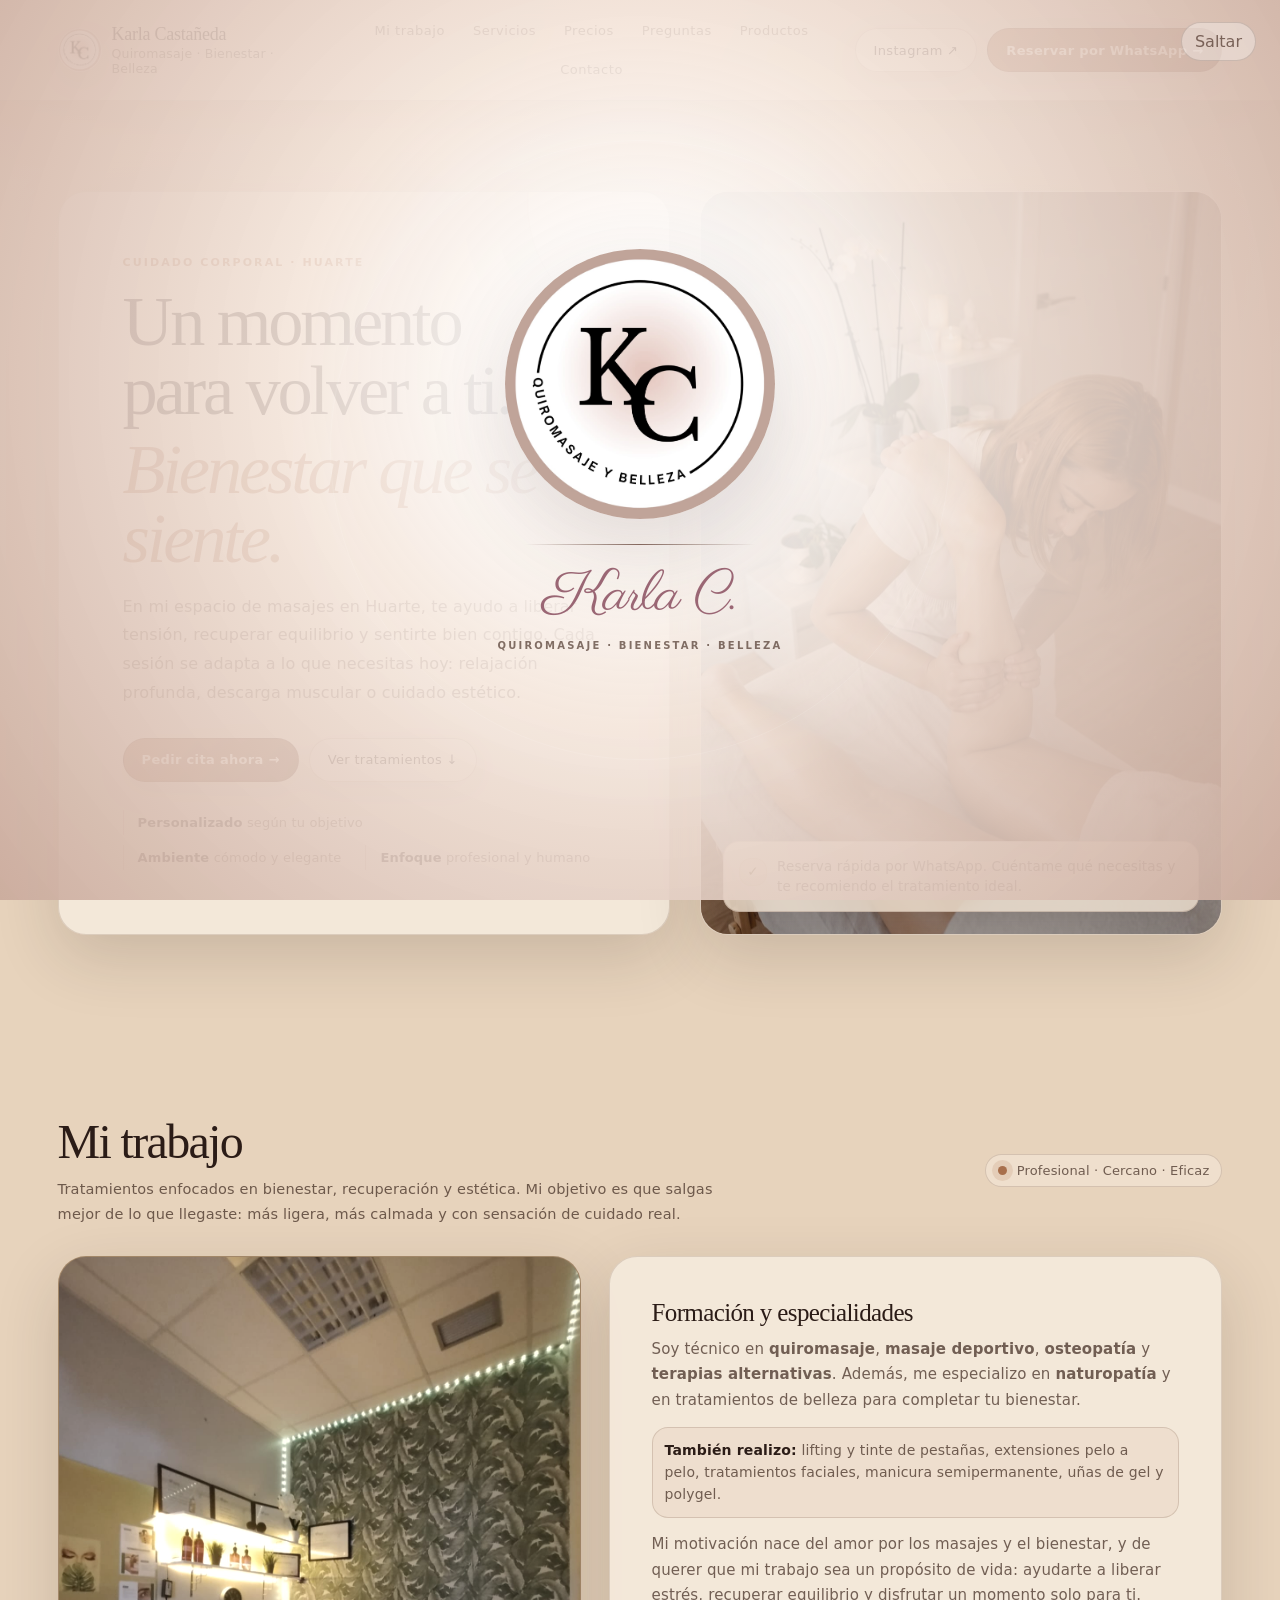
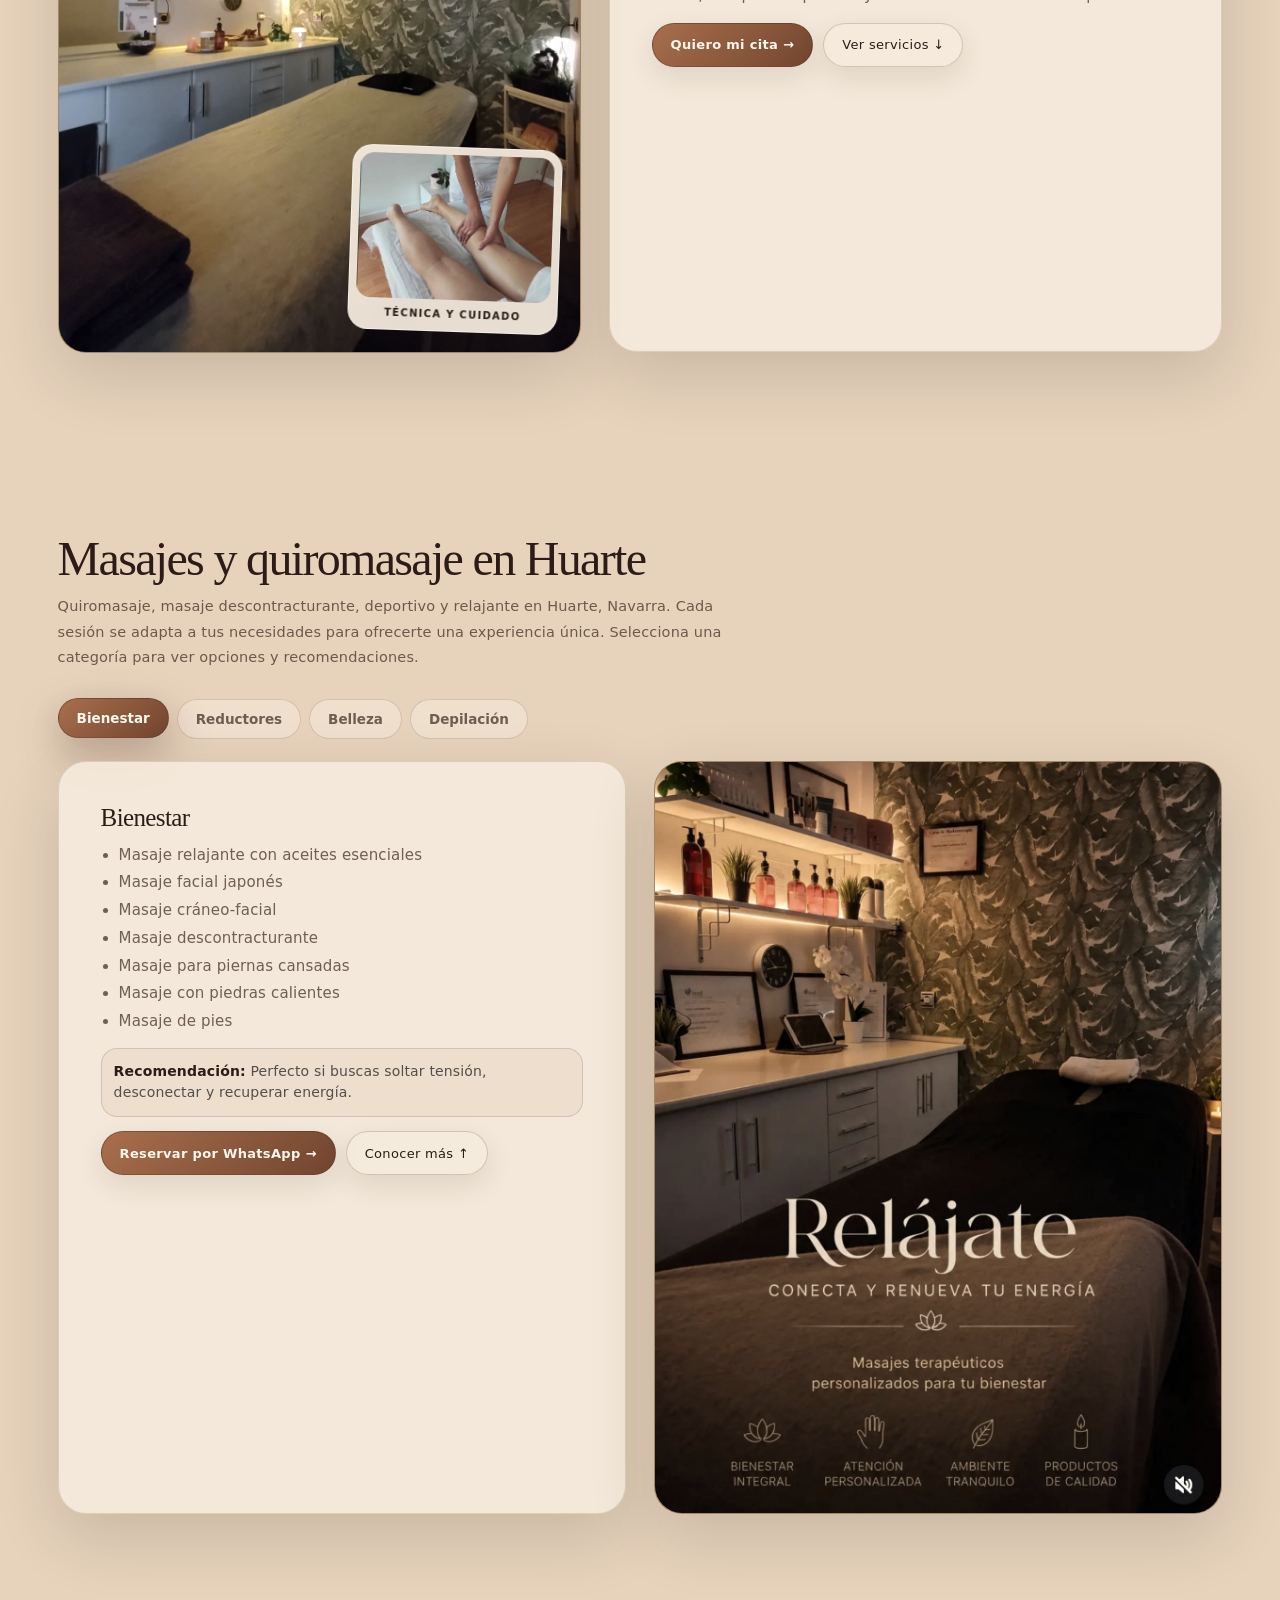
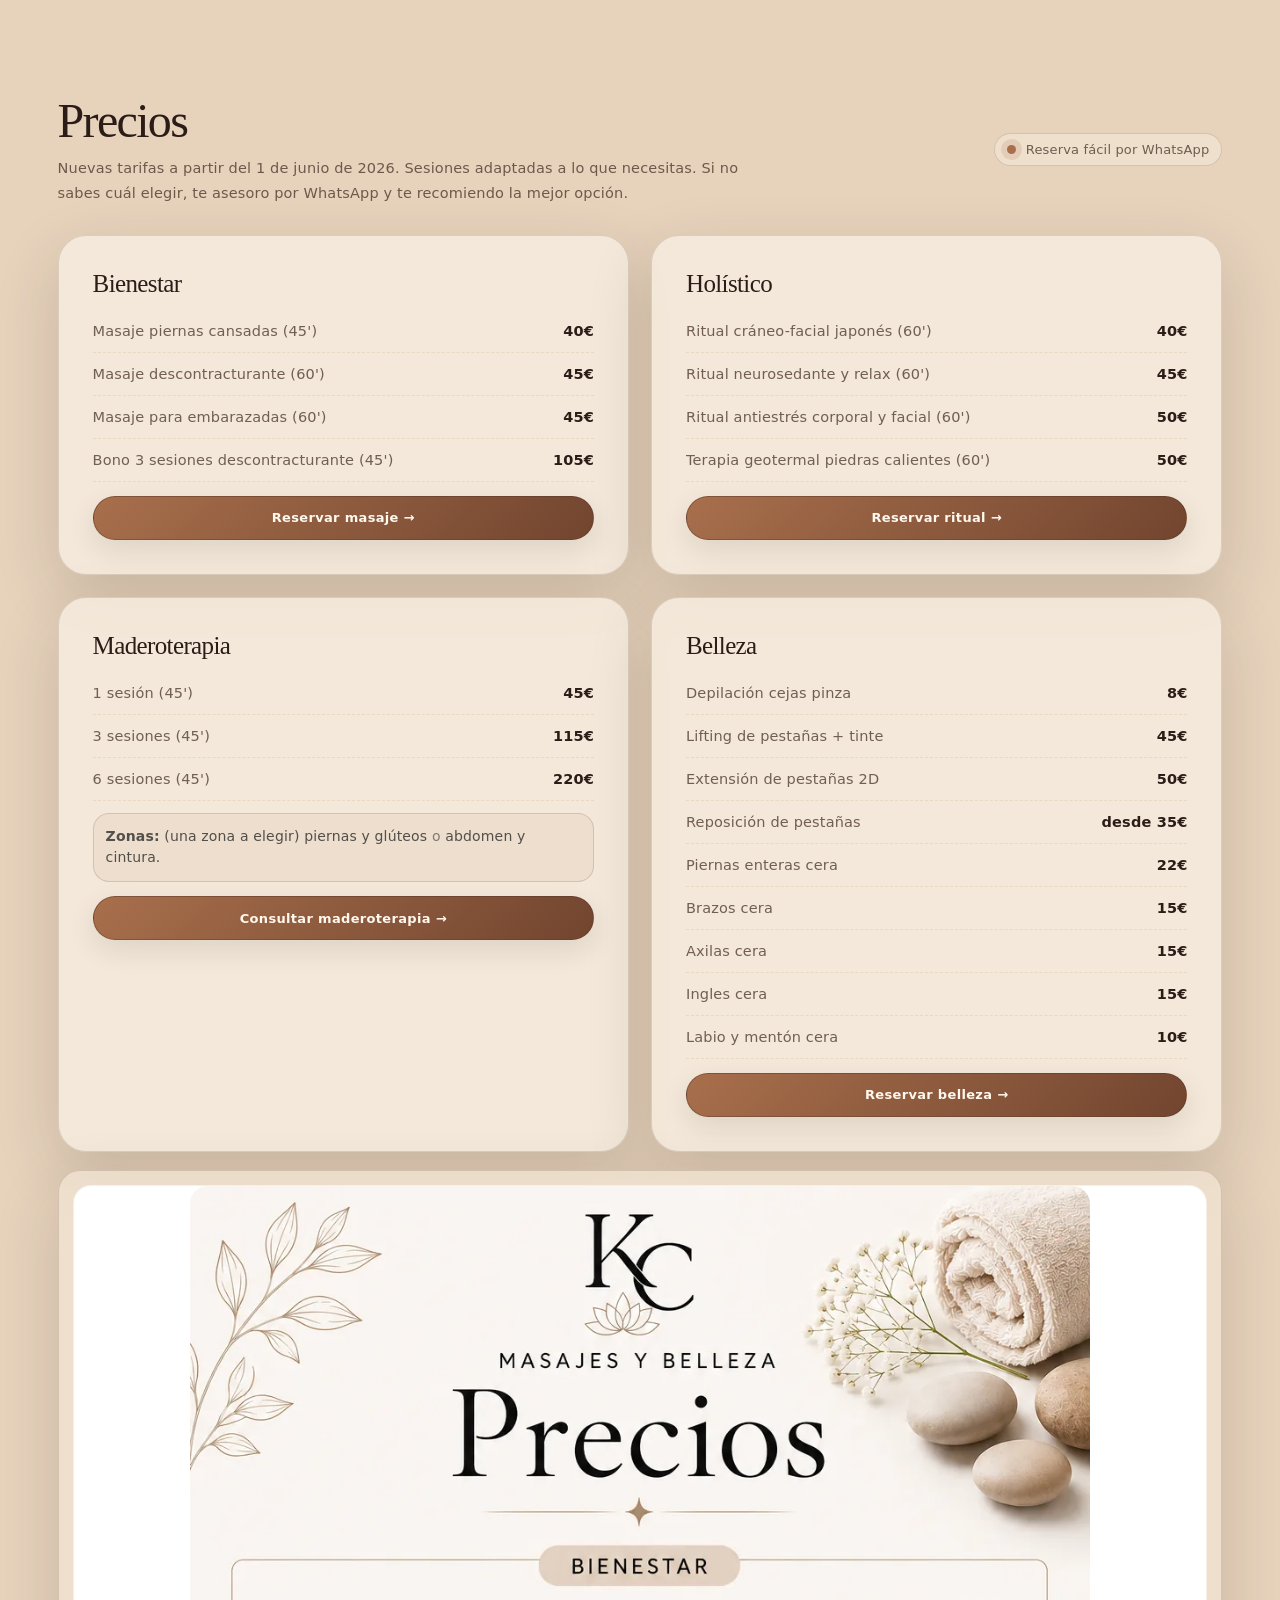
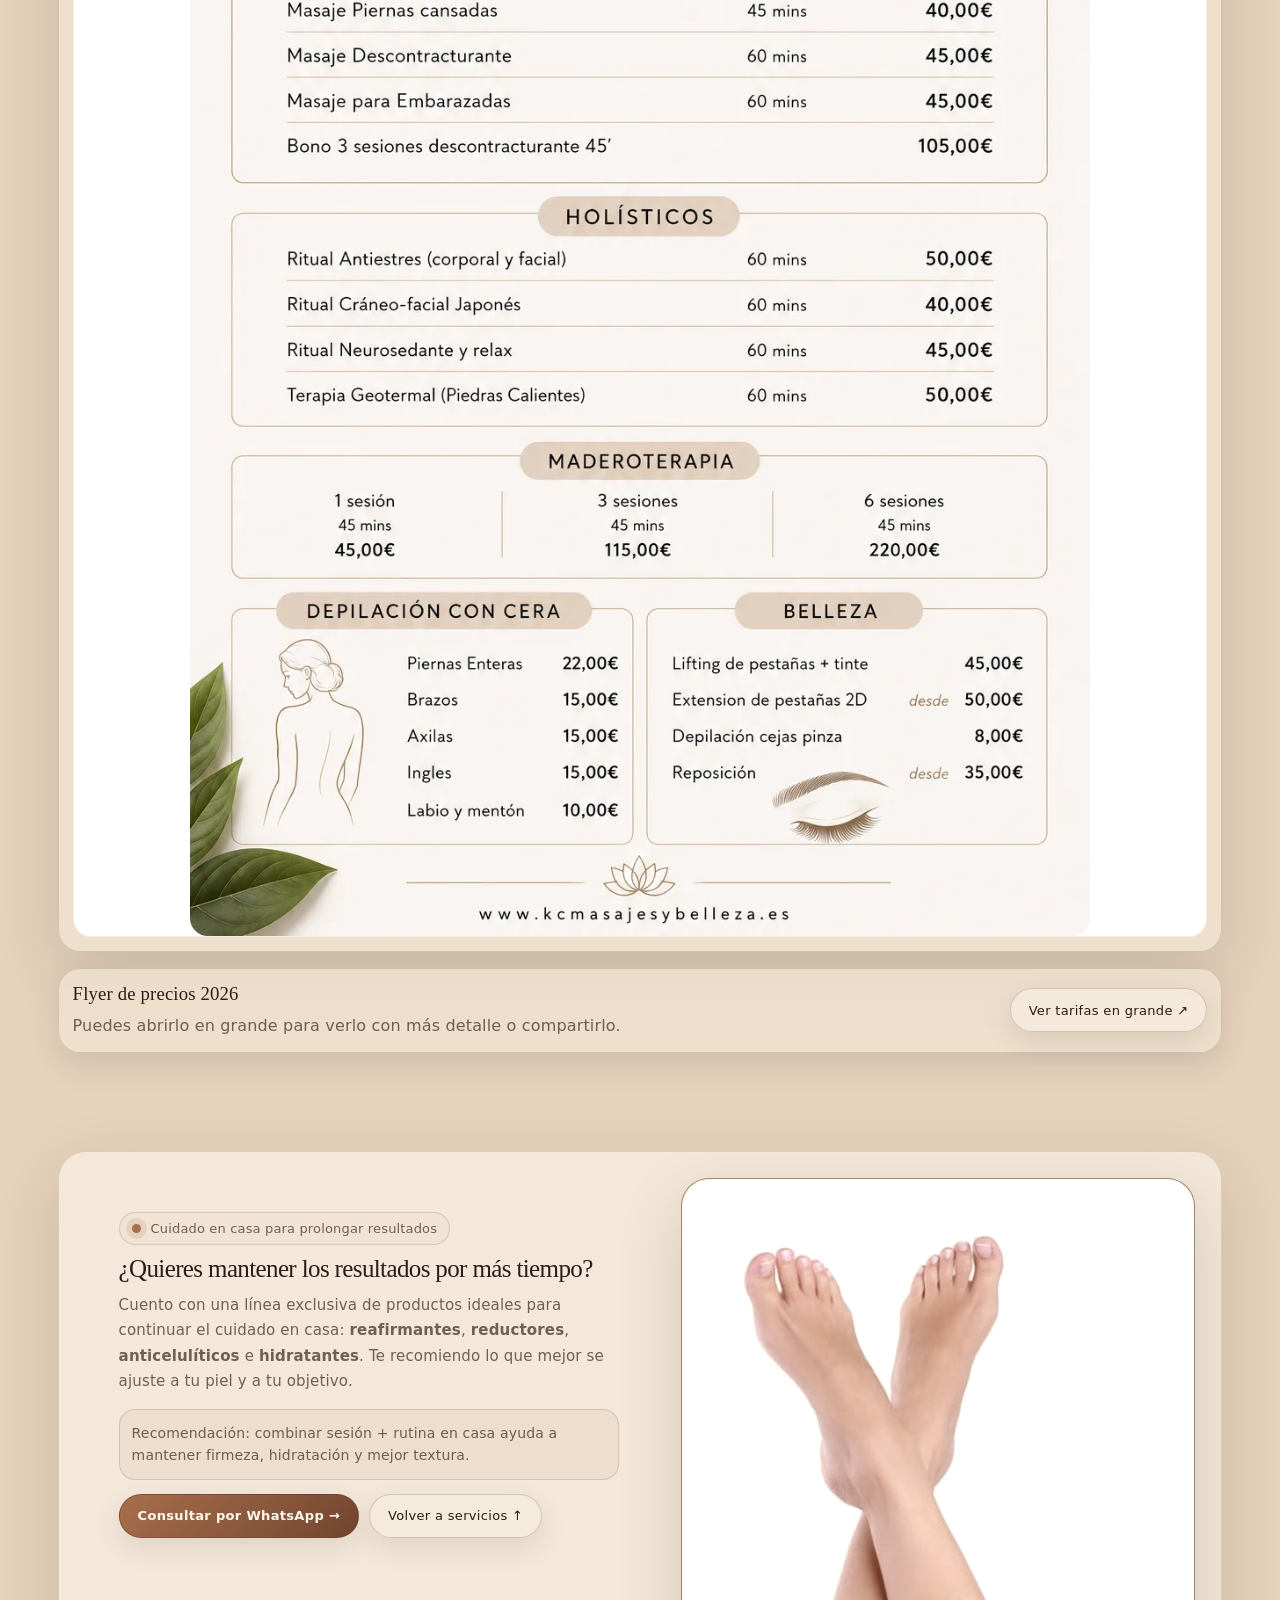
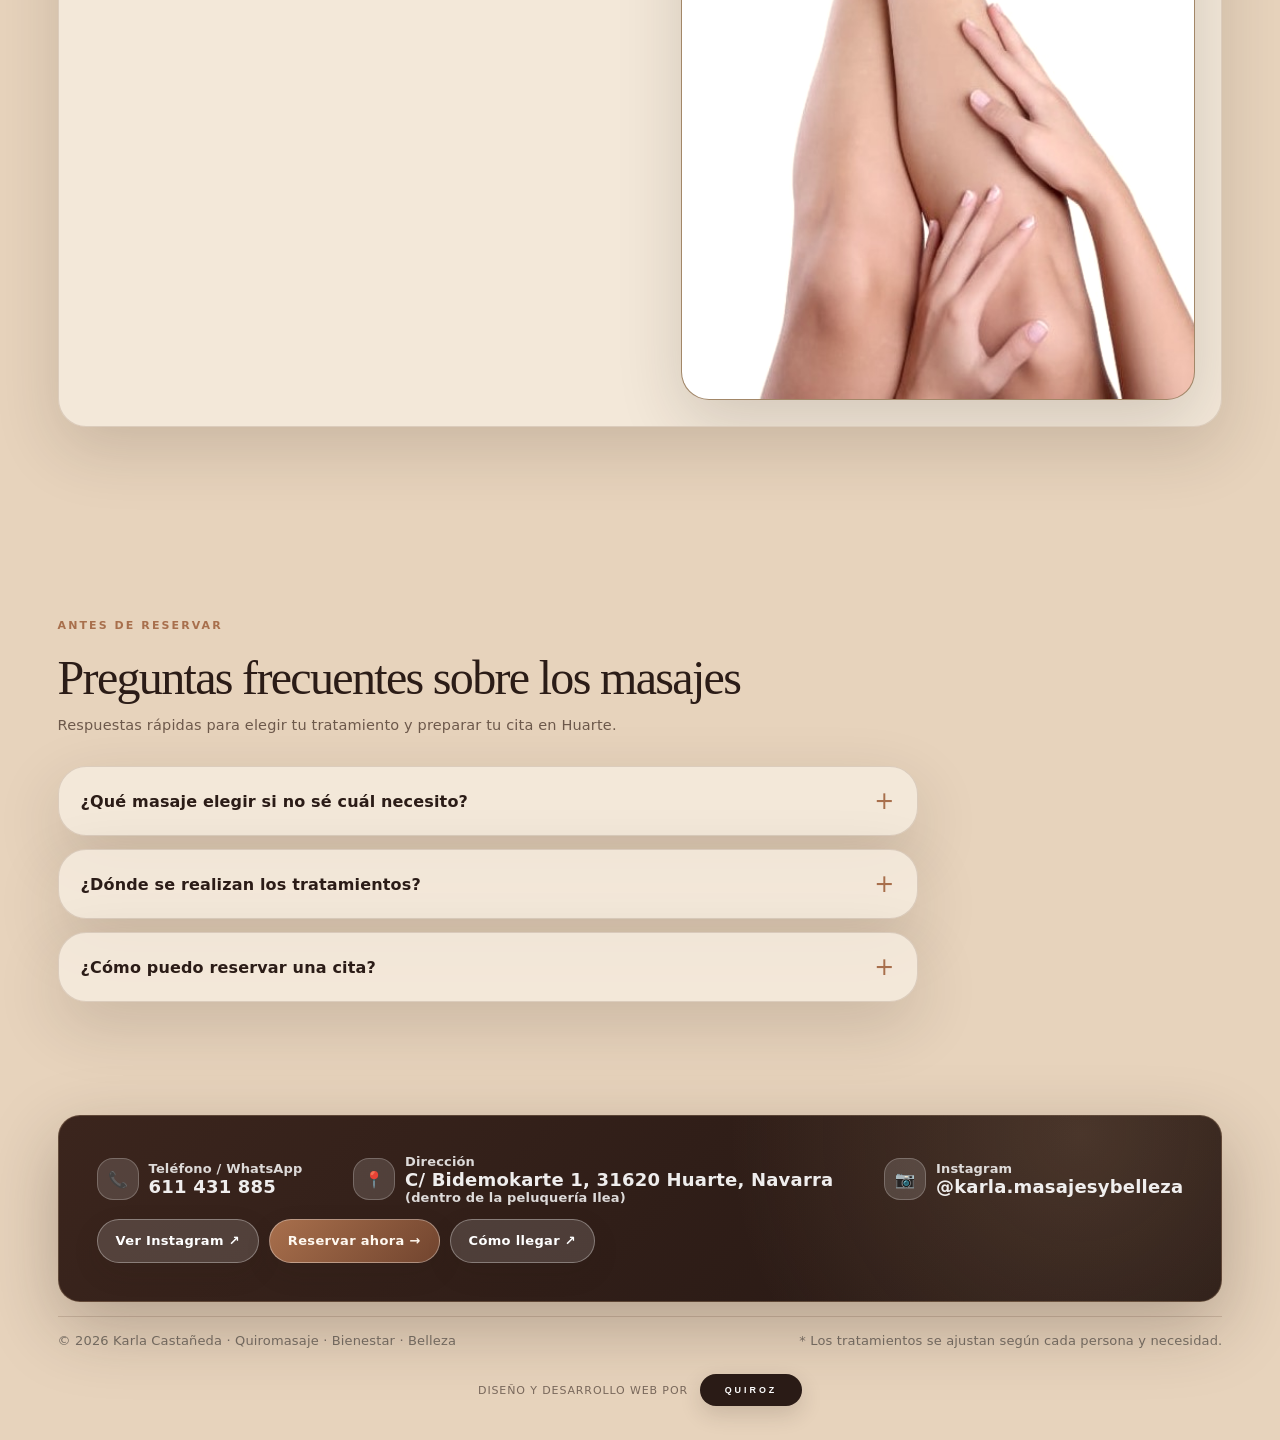
<file: index.html>
<!doctype html>
<html lang="es">
<head>
  <meta charset="utf-8" />
  <meta name="viewport" content="width=device-width, initial-scale=1" />
  <meta name="theme-color" content="#2B1C17" />
  <title>Masajes en Huarte | Karla Castañeda Quiromasaje y Belleza</title>
  <meta name="description" content="Masajes y quiromasaje en Huarte, Navarra: tratamientos descontracturantes, relajantes, maderoterapia y belleza adaptados a ti. Reserva por WhatsApp." />
  <meta name="robots" content="index, follow, max-image-preview:large" />
  <link rel="canonical" href="https://kcmasajesybelleza.es/" />
  <link rel="icon" href="img/logo.jpg" type="image/jpeg" />

  <!-- Open Graph -->
  <meta property="og:title" content="Masajes en Huarte | Karla Castañeda" />
  <meta property="og:description" content="Masajes, quiromasaje y tratamientos de bienestar personalizados en Huarte, Navarra. Reserva tu cita directamente por WhatsApp." />
  <meta property="og:type" content="website" />
  <meta property="og:url" content="https://kcmasajesybelleza.es/" />
  <meta property="og:image" content="https://kcmasajesybelleza.es/img/karla-masajes-huarte-social.jpg" />
  <meta property="og:image:width" content="1200" />
  <meta property="og:image:height" content="630" />
  <meta property="og:image:alt" content="Karla Castañeda, masajes y quiromasaje en Huarte" />
  <meta property="og:locale" content="es_ES" />
  <meta property="og:site_name" content="Karla Castañeda Masajes y Belleza" />
  <meta name="twitter:card" content="summary_large_image" />
  <meta name="twitter:title" content="Masajes en Huarte | Karla Castañeda" />
  <meta name="twitter:description" content="Quiromasaje, masajes y bienestar personalizado en Huarte, Navarra." />
  <meta name="twitter:image" content="https://kcmasajesybelleza.es/img/karla-masajes-huarte-social.jpg" />

  <script type="application/ld+json">
  {
    "@context": "https://schema.org",
    "@graph": [
      {
        "@type": "WebSite",
        "@id": "https://kcmasajesybelleza.es/#website",
        "url": "https://kcmasajesybelleza.es/",
        "name": "Karla Castañeda Masajes y Belleza",
        "inLanguage": "es-ES"
      },
      {
        "@type": "HealthAndBeautyBusiness",
        "@id": "https://kcmasajesybelleza.es/#negocio",
        "name": "Karla Castañeda Masajes y Belleza",
        "alternateName": "Quiromasaje y Belleza by Karla C.",
        "url": "https://kcmasajesybelleza.es/",
        "image": "https://kcmasajesybelleza.es/img/karla-masajes-huarte-social.jpg",
        "logo": "https://kcmasajesybelleza.es/img/logo.jpg",
        "telephone": "+34611431885",
        "priceRange": "€€",
        "description": "Espacio de quiromasaje, masajes, bienestar y belleza en Huarte, Navarra.",
        "address": {
          "@type": "PostalAddress",
          "streetAddress": "Calle Bidemokarte 1, dentro de la peluquería Ilea",
          "postalCode": "31620",
          "addressLocality": "Huarte",
          "addressRegion": "Navarra",
          "addressCountry": "ES"
        },
        "areaServed": ["Huarte", "Comarca de Pamplona", "Navarra"],
        "sameAs": ["https://instagram.com/karla.masajesybelleza"],
        "hasOfferCatalog": {
          "@type": "OfferCatalog",
          "name": "Masajes y tratamientos",
          "itemListElement": [
            {"@type":"Offer","itemOffered":{"@type":"Service","name":"Quiromasaje y masaje descontracturante"}},
            {"@type":"Offer","itemOffered":{"@type":"Service","name":"Masaje relajante y ritual antiestrés"}},
            {"@type":"Offer","itemOffered":{"@type":"Service","name":"Masaje para piernas cansadas y embarazadas"}},
            {"@type":"Offer","itemOffered":{"@type":"Service","name":"Maderoterapia corporal"}},
            {"@type":"Offer","itemOffered":{"@type":"Service","name":"Tratamientos de belleza y depilación"}}
          ]
        }
      },
      {
        "@type": "FAQPage",
        "@id": "https://kcmasajesybelleza.es/#preguntas-frecuentes",
        "mainEntity": [
          {"@type":"Question","name":"¿Qué masaje elegir si no sé cuál necesito?","acceptedAnswer":{"@type":"Answer","text":"Puedes contarme por WhatsApp qué molestias, tensión u objetivo tienes y te recomendaré el tratamiento más adecuado antes de reservar."}},
          {"@type":"Question","name":"¿Dónde se realizan los tratamientos?","acceptedAnswer":{"@type":"Answer","text":"Las sesiones se realizan en Calle Bidemokarte 1, 31620 Huarte, dentro de la peluquería Ilea."}},
          {"@type":"Question","name":"¿Cómo puedo reservar una cita?","acceptedAnswer":{"@type":"Answer","text":"La forma más rápida es escribir por WhatsApp al 611 431 885 para consultar disponibilidad y confirmar la cita."}}
        ]
      }
    ]
  }
  </script>

<link rel="preconnect" href="https://fonts.googleapis.com">
<link rel="preconnect" href="https://fonts.gstatic.com" crossorigin>
<link href="https://fonts.googleapis.com/css2?family=Parisienne&display=swap" rel="stylesheet" media="print" onload="this.media='all'">
<noscript><link href="https://fonts.googleapis.com/css2?family=Parisienne&display=swap" rel="stylesheet"></noscript>
<link rel="stylesheet" href="css/style.css">


</head>

<body>
  <a class="skipLink" href="#contenido-principal">Saltar al contenido principal</a>
  <!-- INTRO DE MARCA -->
  <div class="brandIntro" id="brandIntro" aria-label="Karla Castañeda, quiromasaje y belleza">
    <button class="introSkip" id="introSkip" type="button" aria-label="Saltar introducción">Saltar</button>
    <div class="introGlow" aria-hidden="true"></div>
    <div class="introIdentity">
      <div class="introLogoWrap">
        <img class="introLogo" src="img/logo.jpg" width="1390" height="1353" alt="KC Quiromasaje y Belleza" fetchpriority="high" decoding="async" />
      </div>
      <div class="introLine" aria-hidden="true"></div>
      <p class="introSignature">Karla C.</p>
      <span class="introTagline">Quiromasaje · Bienestar · Belleza</span>
    </div>
  </div>

  <!-- TOPBAR -->
  <header class="topbar">
    <div class="wrap">
      <nav class="nav" aria-label="Navegación principal">
        <a class="brand" href="#inicio" aria-label="Ir al inicio">
          <img class="logoImg" src="img/logo.jpg" width="1390" height="1353" alt="KC Quiromasaje y Belleza" decoding="async" />
          <div>
            <strong>Karla Castañeda</strong>
            <span>Quiromasaje · Bienestar · Belleza</span>
          </div>
        </a>

        <div class="links" aria-label="Secciones">
          <a href="#mi-trabajo">Mi trabajo</a>
          <a href="#servicios">Servicios</a>
          <a href="#precios">Precios</a>
          <a href="#preguntas">Preguntas</a>
          <a href="#productos">Productos</a>
          <a href="#contacto">Contacto</a>
        </div>

        <div class="actions">
          <a class="btn" id="btnIg" href="https://instagram.com/karla.masajesybelleza" target="_blank" rel="noopener">
            Instagram ↗
          </a>
          <a class="btn btn-primary" id="btnWhats" href="#" rel="noopener">
            Reservar por WhatsApp →
          </a>
        </div>
      </nav>
    </div>
  </header>

  <!-- HERO -->
  <main id="contenido-principal">
  <section id="inicio" class="hero" aria-labelledby="mainTitle">
    <div class="wrap">
      <div class="heroGrid">
        <section class="card heroLeft reveal">
          <div class="eyebrow">Cuidado corporal · Huarte</div>
          <div class="pill">
            <span class="dot" aria-hidden="true"></span>
            Atención cercana · Experiencia cuidada · Tratamientos personalizados
          </div>

          <h1 id="mainTitle">
            Un momento<br>para volver a ti.
            <span style="color:var(--accent);">Bienestar que se siente.</span>
          </h1>

          <p class="sub">
            En mi espacio de masajes en Huarte, te ayudo a liberar tensión, recuperar equilibrio y sentirte bien contigo.
            Cada sesión se adapta a lo que necesitas hoy: relajación profunda, descarga muscular o cuidado estético.
          </p>

          <div class="heroCTA">
            <a class="btn btn-primary" href="#contacto">Pedir cita ahora →</a>
            <a class="btn" href="#servicios">Ver tratamientos ↓</a>
          </div>

          <div class="stats" aria-label="Beneficios">
            <div class="stat"><b>Personalizado</b> según tu objetivo</div>
            <div class="stat"><b>Ambiente</b> cómodo y elegante</div>
            <div class="stat"><b>Enfoque</b> profesional y humano</div>
          </div>
        </section>

        <aside class="card reveal">
          <div class="heroPhoto tilt3d" data-tilt="7">
            <img src="img/karlamasajes.jpeg" width="1149" height="1368" alt="Karla Castañeda realizando un masaje profesional de piernas en Huarte" fetchpriority="high" decoding="async" />
            <div class="badge">
              <div class="check" aria-hidden="true">✓</div>
              <div>
                Reserva rápida por WhatsApp. Cuéntame qué necesitas y te recomiendo el tratamiento ideal.
              </div>
            </div>
          </div>
        </aside>
      </div>
    </div>
  </section>

  <!-- MI TRABAJO -->
  <section id="mi-trabajo">
    <div class="wrap">
      <div class="sectionTitle reveal">
        <div>
          <h2>Mi trabajo</h2>
          <p>
            Tratamientos enfocados en bienestar, recuperación y estética. Mi objetivo es que salgas mejor de lo que llegaste:
            más ligera, más calmada y con sensación de cuidado real.
          </p>
        </div>
        <div class="pill">
          <span class="dot" aria-hidden="true"></span>
          Profesional · Cercano · Eficaz
        </div>
      </div>

      <div class="aboutGrid">
        <div class="aboutPhoto reveal tilt3d" data-tilt="5">
          <img src="img/camamasajes.jpeg" width="1200" height="1600" alt="Cabina profesional de masajes de Karla Castañeda en Huarte" loading="lazy" decoding="async" />
          <div class="aboutInset">
            <img src="img/manosmasaje.jpeg" width="978" height="980" alt="Karla realizando un masaje manual de piernas" loading="lazy" decoding="async" />
            <span>Técnica y cuidado</span>
          </div>
        </div>

        <div class="card aboutText reveal">
          <h3>Formación y especialidades</h3>
          <p>
            Soy técnico en <b>quiromasaje</b>, <b>masaje deportivo</b>, <b>osteopatía</b> y <b>terapias alternativas</b>.
            Además, me especializo en <b>naturopatía</b> y en tratamientos de belleza para completar tu bienestar.
          </p>

          <div class="listLine">
            <b>También realizo:</b> lifting y tinte de pestañas, extensiones pelo a pelo, tratamientos faciales,
            manicura semipermanente, uñas de gel y polygel.
          </div>

          <p style="margin-top: 14px;">
            Mi motivación nace del amor por los masajes y el bienestar, y de querer que mi trabajo sea un propósito de vida:
            ayudarte a liberar estrés, recuperar equilibrio y disfrutar un momento solo para ti.
          </p>

          <div class="heroCTA" style="margin-top: 6px;">
            <a class="btn btn-primary" href="#contacto">Quiero mi cita →</a>
            <a class="btn" href="#servicios">Ver servicios ↓</a>
          </div>
        </div>
      </div>
    </div>
  </section>

  <!-- SERVICIOS -->
  <section id="servicios">
    <div class="wrap">
      <div class="sectionTitle reveal">
        <div>
          <h2>Masajes y quiromasaje en Huarte</h2>
          <p>
            Quiromasaje, masaje descontracturante, deportivo y relajante en Huarte, Navarra. Cada sesión se adapta a tus necesidades para ofrecerte una experiencia única.
            Selecciona una categoría para ver opciones y recomendaciones.
          </p>
        </div>
      </div>

      <div class="tabs reveal" role="tablist" aria-label="Categorías de servicios">
        <button class="tab active" data-tab="bienestar" role="tab" aria-selected="true" aria-controls="tabContent">Bienestar</button>
        <button class="tab" data-tab="reductores" role="tab" aria-selected="false" aria-controls="tabContent">Reductores</button>
        <button class="tab" data-tab="belleza" role="tab" aria-selected="false" aria-controls="tabContent">Belleza</button>
        <button class="tab" data-tab="depilacion" role="tab" aria-selected="false" aria-controls="tabContent">Depilación</button>
      </div>

      <div class="catGrid">
        <div class="card catCard reveal" id="tabContent" role="tabpanel">
          <h3>Bienestar</h3>
          <ul class="bullets">
            <li>Masaje relajante con aceites esenciales</li>
            <li>Masaje facial japonés y cráneo-facial</li>
            <li>Masaje descontracturante</li>
            <li>Masaje para piernas cansadas</li>
            <li>Masaje con piedras calientes y masaje de pies</li>
          </ul>
          <div class="hint"><b>Recomendación:</b> ideal para soltar tensión, desconectar y recuperar energía.</div>
        </div>
        <div class="catImg reveal tilt3d" data-tilt="5">
          <img id="tabImage" src="img/bienestar-karla.jpeg" width="1220" height="1618" alt="Cabina de masajes y bienestar de Karla Castañeda en Huarte" loading="lazy" decoding="async" />
        </div>
      </div>
    </div>
  </section>

  <!-- PRECIOS -->
  <section id="precios">
    <div class="wrap">
      <div class="sectionTitle reveal">
        <div>
          <h2>Precios</h2>
          <p>
            Nuevas tarifas a partir del 1 de junio de 2026. Sesiones adaptadas a lo que necesitas. Si no sabes cuál elegir,
            te asesoro por WhatsApp y te recomiendo la mejor opción.
          </p>
        </div>
        <div class="pill">
          <span class="dot" aria-hidden="true"></span>
          Reserva fácil por WhatsApp
        </div>
      </div>

      <div class="pricesGrid">
        <div class="card priceCard reveal">
          <h3>Bienestar</h3>
          <div class="priceRow"><span>Masaje piernas cansadas (45')</span><b>40€</b></div>
          <div class="priceRow"><span>Masaje descontracturante (60')</span><b>45€</b></div>
          <div class="priceRow"><span>Masaje para embarazadas (60')</span><b>45€</b></div>
          <div class="priceRow"><span>Bono 3 sesiones descontracturante (45')</span><b>105€</b></div>
          <a class="btn btn-primary priceBtn" id="waMasajes" href="#">Reservar masaje →</a>
        </div>

        <div class="card priceCard reveal">
          <h3>Holístico</h3>
          <div class="priceRow"><span>Ritual cráneo-facial japonés (60')</span><b>40€</b></div>
          <div class="priceRow"><span>Ritual neurosedante y relax (60')</span><b>45€</b></div>
          <div class="priceRow"><span>Ritual antiestrés corporal y facial (60')</span><b>50€</b></div>
          <div class="priceRow"><span>Terapia geotermal piedras calientes (60')</span><b>50€</b></div>
          <a class="btn btn-primary priceBtn" id="waHolistico" href="#">Reservar ritual →</a>
        </div>

        <div class="card priceCard reveal">
          <h3>Maderoterapia</h3>
          <div class="priceRow"><span>1 sesión (45')</span><b>45€</b></div>
          <div class="priceRow"><span>3 sesiones (45')</span><b>115€</b></div>
          <div class="priceRow"><span>6 sesiones (45')</span><b>220€</b></div>

          <div class="noteBox">
            <b>Zonas:</b> (una zona a elegir) piernas y glúteos <span style="opacity:.7;">o</span> abdomen y cintura.
          </div>

          <a class="btn btn-primary priceBtn" id="waMadero" href="#">Consultar maderoterapia →</a>
        </div>

        <div class="card priceCard reveal">
          <h3>Belleza</h3>
          <div class="priceRow"><span>Depilación cejas pinza</span><b>8€</b></div>
          <div class="priceRow"><span>Lifting de pestañas + tinte</span><b>45€</b></div>
          <div class="priceRow"><span>Extensión de pestañas 2D</span><b>50€</b></div>
          <div class="priceRow"><span>Reposición de pestañas</span><b>desde 35€</b></div>
          <div class="priceRow"><span>Piernas enteras cera</span><b>22€</b></div>
          <div class="priceRow"><span>Brazos cera</span><b>15€</b></div>
          <div class="priceRow"><span>Axilas cera</span><b>15€</b></div>
          <div class="priceRow"><span>Ingles cera</span><b>15€</b></div>
          <div class="priceRow"><span>Labio y mentón cera</span><b>10€</b></div>
          <a class="btn btn-primary priceBtn" id="waBelleza" href="#">Reservar belleza →</a>
        </div>
      </div>

      <div class="flyerPreview reveal">
        <a href="img/precios-masajes-karla-2026.webp" target="_blank" rel="noopener" aria-label="Abrir flyer de precios 2026">
          <img src="img/precios-masajes-karla-2026.webp" width="1024" height="1536" alt="Tarifas 2026 de masajes y tratamientos de Karla Castañeda" loading="lazy" decoding="async" />
        </a>
      </div>

      <div class="flyerBox reveal">
        <div class="flyerText">
          <h3 style="margin:0 0 8px;">Flyer de precios 2026</h3>
          <p style="margin:0; color: var(--muted); line-height:1.6;">
            Puedes abrirlo en grande para verlo con más detalle o compartirlo.
          </p>
        </div>
        <a class="btn" href="img/precios-masajes-karla-2026.webp" target="_blank" rel="noopener">Ver tarifas en grande ↗</a>
      </div>
    </div>
  </section>

  <!-- PRODUCTOS -->
  <section id="productos" class="cta">
    <div class="wrap">
      <div class="card ctaCard reveal">
        <div class="ctaText">
          <div class="pill">
            <span class="dot" aria-hidden="true"></span>
            Cuidado en casa para prolongar resultados
          </div>

          <h3>¿Quieres mantener los resultados por más tiempo?</h3>
          <p>
            Cuento con una línea exclusiva de productos ideales para continuar el cuidado en casa:
            <b>reafirmantes</b>, <b>reductores</b>, <b>anticelulíticos</b> e <b>hidratantes</b>.
            Te recomiendo lo que mejor se ajuste a tu piel y a tu objetivo.
          </p>

          <div class="ctaMini">
            Recomendación: combinar sesión + rutina en casa ayuda a mantener firmeza, hidratación y mejor textura.
          </div>

          <div class="heroCTA" style="margin-top: 14px;">
            <a class="btn btn-primary" href="#contacto">Consultar por WhatsApp →</a>
            <a class="btn" href="#servicios">Volver a servicios ↑</a>
          </div>
        </div>

        <div class="ctaImg">
          <img src="img/depilacion.jpg" width="483" height="773" alt="Productos de cuidado corporal para mantener los resultados" loading="lazy" decoding="async" />
        </div>
      </div>
    </div>
  </section>

  <!-- PREGUNTAS FRECUENTES -->
  <section id="preguntas" class="faqSection" aria-labelledby="faqTitle">
    <div class="wrap">
      <div class="sectionTitle reveal">
        <div>
          <div class="eyebrow">Antes de reservar</div>
          <h2 id="faqTitle">Preguntas frecuentes sobre los masajes</h2>
          <p>Respuestas rápidas para elegir tu tratamiento y preparar tu cita en Huarte.</p>
        </div>
      </div>
      <div class="faqGrid">
        <details class="card faqItem reveal">
          <summary>¿Qué masaje elegir si no sé cuál necesito?</summary>
          <p>Cuéntame por WhatsApp dónde notas tensión, qué molestias tienes o qué quieres conseguir. Te recomendaré el tratamiento más adecuado antes de reservar.</p>
        </details>
        <details class="card faqItem reveal">
          <summary>¿Dónde se realizan los tratamientos?</summary>
          <p>En Calle Bidemokarte 1, 31620 Huarte, dentro de la peluquería Ilea y a pocos minutos de Pamplona.</p>
        </details>
        <details class="card faqItem reveal">
          <summary>¿Cómo puedo reservar una cita?</summary>
          <p>La forma más rápida es escribir por WhatsApp al 611 431 885. Te confirmaré la disponibilidad y resolveré cualquier duda antes de la sesión.</p>
        </details>
      </div>
    </div>
  </section>

  </main>

  <!-- CONTACTO -->
  <footer id="contacto">
    <div class="wrap">
      <div class="contactBar reveal">
        <div class="contactItem">
          <div class="icon" aria-hidden="true">📞</div>
          <div>
            <div style="opacity:.9; font-size: 13px;">Teléfono / WhatsApp</div>
            <a href="tel:+34611431885" style="font-size: 18px; letter-spacing:.2px;">611 431 885</a>
          </div>
        </div>

        <div class="contactItem">
          <div class="icon" aria-hidden="true">📍</div>
          <div>
            <div style="opacity:.9; font-size: 13px;">Dirección</div>
            <address style="font-style:normal;">
              <div style="font-size: 18px; letter-spacing:.2px;">C/ Bidemokarte 1, 31620 Huarte, Navarra</div>
              <div style="opacity:.9; font-size: 13px;">(dentro de la peluquería Ilea)</div>
            </address>
          </div>
        </div>

        <div class="contactItem">
          <div class="icon" aria-hidden="true">📷</div>
          <div>
            <div style="opacity:.9; font-size: 13px;">Instagram</div>
            <div style="font-size: 18px; letter-spacing:.2px;">@karla.masajesybelleza</div>
          </div>
        </div>

        <!-- Botonera -->
        <div class="contactItem gap10" style="gap: 10px;">
          <a class="btn btnGlass" href="https://instagram.com/karla.masajesybelleza" target="_blank" rel="noopener">
            Ver Instagram ↗
          </a>
          <a class="btn btn-primary" href="#" id="btnWhats2" style="border-color: rgba(255,255,255,.35);">
            Reservar ahora →
          </a>
          <a class="btn btnGlass" id="btnMaps" href="#" target="_blank" rel="noopener">
            Cómo llegar ↗
          </a>
        </div>
      </div>

      <div class="fine">
        <div>© <span id="year"></span> Karla Castañeda · Quiromasaje · Bienestar · Belleza</div>
        <div>* Los tratamientos se ajustan según cada persona y necesidad.</div>
      </div>

      <a class="creatorCredit" href="https://www.instagram.com/bryans_quiroz/" target="_blank" rel="noopener noreferrer" aria-label="Diseño web realizado por Quiroz. Visitar Instagram de Bryan Quiroz">
        <span>Diseño y desarrollo web por</span>
        <span class="creatorLogo">
          <img src="img/logo-quiroz.svg" width="271" height="81" alt="Quiroz, diseño y desarrollo web" loading="lazy" />
        </span>
      </a>
    </div>
  </footer>

  <!-- OFERTA FLASH -->
  <button class="offerTeaser" id="offerTeaser" type="button" aria-label="Abrir oferta especial de maderoterapia">
    <span class="offerTeaserLabel">Oferta especial</span>
    <img src="img/oferta-maderoterapia-septiembre.jpeg" width="1080" height="1920" alt="Oferta de maderoterapia moldeadora, 5 sesiones por 199 euros" decoding="async" />
    <span class="offerTeaserHint">Toca para descubrirla</span>
  </button>

  <button class="flashOffer" id="flashOffer" type="button" aria-haspopup="dialog" aria-controls="offerDialog">
    <span class="flashOfferDot" aria-hidden="true"></span>
    <span>
      <small>Hasta el 15 de septiembre</small>
      <strong>Ver oferta flash</strong>
    </span>
    <span class="flashOfferArrow" aria-hidden="true">↗</span>
  </button>

  <div class="offerDialog" id="offerDialog" role="dialog" aria-modal="true" aria-labelledby="offerTitle" hidden>
    <div class="offerBackdrop" data-close-offer></div>
    <div class="offerPanel" role="document">
      <button class="offerClose" type="button" data-close-offer aria-label="Cerrar oferta">×</button>
      <div class="offerVisual">
        <img src="img/oferta-maderoterapia-septiembre.jpeg" width="1080" height="1920" alt="Oferta de maderoterapia moldeadora: 5 sesiones de una hora por 199 euros" decoding="async" />
      </div>
      <div class="offerCopy">
        <span class="offerEyebrow">Oferta especial · Plazas limitadas</span>
        <h2 id="offerTitle">Tu momento para sentirte mejor.</h2>
        <p>5 sesiones de maderoterapia moldeadora de 1 hora por <strong>199 €</strong>.</p>
        <ul>
          <li>Piernas, glúteos, abdomen y flancos</li>
          <li>Tratamiento personalizado</li>
          <li>Válida hasta el 15 de septiembre</li>
        </ul>
        <a class="btn btn-primary offerWhatsapp" id="offerWhatsapp" href="#" rel="noopener">Quiero reservar la oferta →</a>
        <small>Escríbeme y te confirmo disponibilidad sin compromiso.</small>
      </div>
    </div>
  </div>

<script src="js/main.js"></script>

</body>
</html>
</file>
<file: css/style.css>
:root{
      --bg: #F7F3EF;
      --paper: #FFFFFF;
      --ink: #1F1F1F;
      --muted: rgba(31,31,31,.68);

      --accent: #C6A46A;
      --accent2: #E7D6BE;
      --line: rgba(198,164,106,.22);

      --shadow: 0 18px 55px rgba(0,0,0,.10);
      --shadow2: 0 12px 34px rgba(0,0,0,.08);

      --r: 22px;
      --r2: 18px;
      --max: 1120px;
    }

    *{ box-sizing: border-box; }
    html,body{ height: 100%; }
    body{
      margin: 0;
      font-family: ui-sans-serif, system-ui, -apple-system, Segoe UI, Roboto, Helvetica, Arial;
      color: var(--ink);
      background:
        radial-gradient(900px 550px at 15% -10%, rgba(198,164,106,.18), transparent 55%),
        radial-gradient(900px 550px at 85% 10%, rgba(231,214,190,.35), transparent 55%),
        var(--bg);
      overflow-x: hidden;
    }

    a{ color: inherit; text-decoration: none; }
    img{ max-width: 100%; display:block; }
    button{ font: inherit; }

    :focus-visible{
      outline: 3px solid rgba(168,111,76,.72);
      outline-offset: 4px;
    }

    .skipLink{
      position: fixed;
      top: 12px;
      left: 12px;
      z-index: 2000;
      padding: 11px 15px;
      border-radius: 10px;
      color: #fff;
      background: #2b1c17;
      transform: translateY(-160%);
      transition: transform .2s ease;
    }
    .skipLink:focus{ transform: translateY(0); }

    body.introActive,
    body.offerOpen{ overflow: hidden; }

    /* Intro de marca */
    .brandIntro{
      position: fixed;
      inset: 0;
      z-index: 1000;
      display: grid;
      place-items: center;
      overflow: hidden;
      background:
        radial-gradient(circle at 50% 42%, rgba(255,255,255,.96) 0 12%, rgba(245,231,222,.88) 42%, rgba(202,171,157,.94) 100%);
      transition: opacity .8s ease, visibility .8s ease, transform .9s cubic-bezier(.22,.75,.22,1);
    }

    .brandIntro[hidden]{ display: none; }
    .brandIntro.isLeaving{
      opacity: 0;
      visibility: hidden;
      transform: scale(1.035);
      pointer-events: none;
    }

    .introGlow{
      position: absolute;
      width: min(76vw, 620px);
      aspect-ratio: 1;
      border-radius: 50%;
      border: 1px solid rgba(255,255,255,.46);
      box-shadow: 0 0 100px rgba(255,255,255,.44), inset 0 0 80px rgba(255,255,255,.28);
      opacity: 0;
      animation: introHalo 2.4s .2s ease-out forwards;
    }

    .introIdentity{
      position: relative;
      z-index: 1;
      display: grid;
      justify-items: center;
      width: min(84vw, 440px);
      text-align: center;
    }

    .introLogoWrap{
      width: clamp(170px, 28vw, 270px);
      aspect-ratio: 1;
      border-radius: 50%;
      overflow: hidden;
      opacity: 0;
      filter: blur(12px);
      transform: translateY(24px) scale(.72);
      box-shadow: 0 30px 80px rgba(81,51,41,.16);
      animation: introLogoReveal 1.8s .25s cubic-bezier(.2,.75,.2,1) forwards;
    }

    .introLogo{ width: 100%; height: 100%; object-fit: cover; }

    .introLine{
      width: 0;
      height: 1px;
      margin-top: 25px;
      background: linear-gradient(90deg, transparent, rgba(91,56,42,.72), transparent);
      animation: introLine 1s 1.25s ease forwards;
    }

    .introSignature{
      margin: 13px 0 0;
      color: #9a6674;
      font-family: "Parisienne", "Snell Roundhand", "Segoe Script", cursive;
      font-size: clamp(36px, 6.5vw, 56px);
      font-weight: 400;
      letter-spacing: -.025em;
      opacity: 0;
      transform: translateY(12px);
      animation: introSignature 1s 1.5s ease forwards;
    }

    .introTagline{
      margin-top: 6px;
      color: rgba(72,48,39,.68);
      font-size: 10px;
      font-weight: 750;
      letter-spacing: .22em;
      text-transform: uppercase;
      opacity: 0;
      animation: introSignature .8s 2s ease forwards;
    }

    .introSkip{
      position: absolute;
      top: max(22px, env(safe-area-inset-top));
      right: 24px;
      z-index: 2;
      padding: 9px 13px;
      border: 1px solid rgba(76,50,40,.18);
      border-radius: 999px;
      color: rgba(76,50,40,.7);
      background: rgba(255,255,255,.34);
      cursor: pointer;
    }

    @keyframes introLogoReveal{
      to{ opacity: 1; filter: blur(0); transform: translateY(0) scale(1); }
    }
    @keyframes introHalo{
      0%{ opacity: 0; transform: scale(.65); }
      55%{ opacity: .85; }
      100%{ opacity: .35; transform: scale(1); }
    }
    @keyframes introLine{ to{ width: min(230px, 60vw); } }
    @keyframes introSignature{ to{ opacity: 1; transform: translateY(0); } }

    /* Oferta flash */
    .offerTeaser{
      position: fixed;
      inset: 0;
      z-index: 850;
      display: grid;
      place-items: center;
      padding: clamp(22px, 5vw, 54px);
      border: 0;
      background: rgba(54,35,29,.54);
      backdrop-filter: blur(12px);
      cursor: pointer;
      opacity: 0;
      visibility: hidden;
      transition: opacity .5s ease, visibility .5s ease;
    }

    .offerTeaser[hidden]{ display: none; }
    .offerTeaser.isVisible{ opacity: 1; visibility: visible; }
    .offerTeaser img{
      grid-area: 1 / 1;
      width: auto;
      height: min(78vh, 760px);
      max-width: 82vw;
      border-radius: 24px;
      object-fit: contain;
      box-shadow: 0 35px 100px rgba(37,20,15,.48);
      transform: translateY(24px) scale(.9);
      opacity: 0;
      transition: transform .75s cubic-bezier(.2,.8,.2,1), opacity .55s ease, border-radius .75s ease;
    }
    .offerTeaser.isVisible img{ transform: translateY(0) scale(1); opacity: 1; }
    .offerTeaserLabel,
    .offerTeaserHint{
      position: absolute;
      z-index: 2;
      color: #fff;
      text-transform: uppercase;
      letter-spacing: .15em;
      opacity: 0;
      transition: opacity .45s .45s ease;
    }
    .offerTeaserLabel{ top: clamp(28px, 6vh, 60px); font-size: 10px; font-weight: 850; }
    .offerTeaserHint{ bottom: clamp(28px, 5vh, 52px); padding: 9px 14px; border: 1px solid rgba(255,255,255,.32); border-radius: 999px; background: rgba(50,29,22,.32); font-size: 9px; }
    .offerTeaser.isVisible .offerTeaserLabel,
    .offerTeaser.isVisible .offerTeaserHint{ opacity: .9; }
    .offerTeaser.isCollapsing{
      background: rgba(54,35,29,0);
      backdrop-filter: blur(0);
      pointer-events: none;
    }
    .offerTeaser.isCollapsing img{
      opacity: 0;
      border-radius: 17px;
      transform: translate(calc(50vw - 130px), calc(50vh - 54px)) scale(.12);
    }
    .offerTeaser.isCollapsing .offerTeaserLabel,
    .offerTeaser.isCollapsing .offerTeaserHint{ opacity: 0; transition-delay: 0s; }

    .flashOffer{
      position: fixed;
      right: clamp(14px, 3vw, 34px);
      bottom: max(18px, env(safe-area-inset-bottom));
      z-index: 120;
      display: flex;
      align-items: center;
      gap: 11px;
      min-width: 218px;
      padding: 11px 13px;
      border: 1px solid rgba(255,255,255,.36);
      border-radius: 17px;
      color: #fff;
      background: linear-gradient(135deg, #4c2e24, #8d5737);
      box-shadow: 0 16px 46px rgba(61,35,24,.34), 0 0 0 0 rgba(178,121,74,.42);
      cursor: pointer;
      opacity: 0;
      transform: translateY(22px) scale(.96);
      pointer-events: none;
      transition: opacity .5s ease, transform .5s cubic-bezier(.2,.8,.2,1);
    }

    .flashOffer.isVisible{
      opacity: 1;
      transform: translateY(0) scale(1);
      pointer-events: auto;
      animation: offerBreathe 2.8s 1.2s ease-in-out infinite;
    }

    .flashOffer small,
    .flashOffer strong{ display: block; text-align: left; }
    .flashOffer small{ margin-bottom: 2px; font-size: 9px; letter-spacing: .08em; opacity: .76; text-transform: uppercase; }
    .flashOffer strong{ font-size: 14px; letter-spacing: .01em; }
    .flashOfferDot{ width: 9px; height: 9px; flex: 0 0 auto; border-radius: 50%; background: #f0c999; box-shadow: 0 0 0 6px rgba(240,201,153,.12); }
    .flashOfferArrow{ margin-left: auto; font-size: 18px; }

    @keyframes offerBreathe{
      0%, 100%{ box-shadow: 0 16px 46px rgba(61,35,24,.34), 0 0 0 0 rgba(178,121,74,.38); }
      50%{ box-shadow: 0 18px 52px rgba(61,35,24,.4), 0 0 0 9px rgba(178,121,74,0); transform: translateY(-3px) scale(1.015); }
    }

    .offerDialog[hidden]{ display: none; }
    .offerDialog{ position: fixed; inset: 0; z-index: 900; display: grid; place-items: center; padding: 22px; }
    .offerBackdrop{ position: absolute; inset: 0; background: rgba(37,24,19,.68); backdrop-filter: blur(10px); opacity: 0; transition: opacity .35s ease; }
    .offerPanel{
      position: relative;
      display: grid;
      grid-template-columns: minmax(260px, .9fr) minmax(300px, 1.1fr);
      width: min(900px, 94vw);
      max-height: min(760px, 92vh);
      overflow: hidden;
      border: 1px solid rgba(255,255,255,.55);
      border-radius: 28px;
      background: #f8f0e6;
      box-shadow: 0 38px 100px rgba(32,18,13,.42);
      opacity: 0;
      transform: translateY(24px) scale(.96);
      transition: opacity .35s ease, transform .45s cubic-bezier(.2,.8,.2,1);
    }
    .offerDialog.isOpen .offerBackdrop,
    .offerDialog.isOpen .offerPanel{ opacity: 1; }
    .offerDialog.isOpen .offerPanel{ transform: translateY(0) scale(1); }
    .offerVisual{ min-height: 590px; background: #eadbca; }
    .offerVisual img{ width: 100%; height: 100%; object-fit: contain; object-position: center; }
    .offerCopy{ display: flex; flex-direction: column; justify-content: center; padding: clamp(30px, 5vw, 64px); color: #39251e; }
    .offerEyebrow{ color: #9b643f; font-size: 11px; font-weight: 850; letter-spacing: .14em; text-transform: uppercase; }
    .offerCopy h2{ margin: 12px 0 14px; font-family: Georgia, serif; font-size: clamp(34px, 4.2vw, 55px); line-height: .98; letter-spacing: -.04em; }
    .offerCopy p{ margin: 0; color: rgba(57,37,30,.76); font-size: 17px; line-height: 1.6; }
    .offerCopy ul{ display: grid; gap: 9px; margin: 22px 0 26px; padding: 0; list-style: none; color: rgba(57,37,30,.78); }
    .offerCopy li::before{ content: "✓"; margin-right: 10px; color: #a86f4c; font-weight: 900; }
    .offerWhatsapp{ align-self: flex-start; }
    .offerCopy > small{ margin-top: 13px; color: rgba(57,37,30,.58); }
    .offerClose{ position: absolute; top: 14px; right: 14px; z-index: 2; width: 40px; height: 40px; border: 1px solid rgba(74,45,34,.15); border-radius: 50%; color: #4a2d22; background: rgba(255,255,255,.82); font-size: 25px; line-height: 1; cursor: pointer; }

    @media (max-width: 700px){
      .offerTeaser{ padding: 18px; }
      .offerTeaser img{ width: auto; height: min(76dvh, 680px); max-width: 88vw; border-radius: 20px; }
      .offerTeaser.isCollapsing img{ transform: translate(calc(50vw - 105px), calc(50dvh - 48px)) scale(.13); }
      .flashOffer{ right: 12px; bottom: max(12px, env(safe-area-inset-bottom)); min-width: 205px; }
      .offerDialog{ align-items: end; padding: 0; }
      .offerPanel{ grid-template-columns: 1fr; width: 100%; max-height: 94dvh; overflow-y: auto; border-radius: 25px 25px 0 0; }
      .offerVisual{ display: grid; place-items: center; min-height: 0; height: auto; }
      .offerVisual img{ width: auto; height: min(64dvh, 560px); max-width: 100%; object-fit: contain; object-position: center; }
      .offerCopy{ padding: 26px 24px max(28px, env(safe-area-inset-bottom)); }
      .offerCopy h2{ font-size: 36px; }
      .offerCopy ul{ margin: 17px 0 20px; gap: 7px; }
      .offerWhatsapp{ width: 100%; }
    }

    @media (prefers-reduced-motion: reduce){
      .introGlow, .introLogoWrap, .introLine, .introSignature, .introTagline, .flashOffer.isVisible{ animation: none; }
      .offerTeaser, .offerTeaser img{ transition-duration: .01ms; }
      .introLogoWrap, .introSignature, .introTagline{ opacity: 1; filter: none; transform: none; }
      .introLine{ width: min(230px, 60vw); }
    }

    /* Preguntas frecuentes */
    .faqSection{ padding: clamp(62px, 8vw, 105px) 0; }
    .faqGrid{ display: grid; gap: 13px; max-width: 860px; }
    .faqItem{ padding: 0; overflow: clip; }
    .faqItem summary{
      display: flex;
      align-items: center;
      justify-content: space-between;
      gap: 18px;
      padding: 20px 22px;
      color: var(--deep, #2b1c17);
      font-weight: 800;
      cursor: pointer;
      list-style: none;
    }
    .faqItem summary::-webkit-details-marker{ display: none; }
    .faqItem summary::after{
      content: "+";
      flex: 0 0 auto;
      color: var(--accent);
      font-size: 24px;
      font-weight: 400;
      transition: transform .22s ease;
    }
    .faqItem[open] summary::after{ transform: rotate(45deg); }
    .faqItem p{
      margin: 0;
      padding: 0 22px 22px;
      color: var(--muted);
      line-height: 1.7;
    }

    .wrap{
      width: min(var(--max), 92vw);
      margin: 0 auto;
    }

    /* Topbar */
    .topbar{
      position: sticky;
      top: 0;
      z-index: 80;
      background: rgba(247,243,239,.82);
      backdrop-filter: blur(10px);
      border-bottom: 1px solid rgba(198,164,106,.16);
    }

    .nav{
      display:flex;
      align-items:center;
      justify-content: space-between;
      gap: 14px;
      padding: 14px 0;
    }

    .brand{
      display:flex;
      align-items:center;
      gap: 10px;
      min-width: 220px;
    }

    /* (Opcional) Logo antiguo (no usado ahora) */
    .logo{
      width: 40px; height: 40px;
      border-radius: 14px;
      background:
        radial-gradient(14px 14px at 28% 30%, rgba(255,255,255,.55), transparent 60%),
        linear-gradient(135deg, var(--accent), #B89254);
      box-shadow: var(--shadow2);
      position: relative;
      overflow: hidden;
    }
    .logo:after{
      content:"";
      position:absolute;
      inset:-45%;
      background: linear-gradient(60deg, transparent 35%, rgba(255,255,255,.55) 50%, transparent 65%);
      transform: rotate(15deg) translateX(-40%);
      animation: sheen 6s linear infinite;
    }
    @keyframes sheen{
      0%{ transform: rotate(15deg) translateX(-40%); opacity: 0; }
      10%{ opacity: .75; }
      55%{ transform: rotate(15deg) translateX(40%); opacity: .35; }
      100%{ transform: rotate(15deg) translateX(40%); opacity: 0; }
    }

    .brand strong{
      display:block;
      font-weight: 850;
      letter-spacing: -.25px;
      line-height: 1.0;
    }
    .brand span{
      display:block;
      color: var(--muted);
      font-size: 12.5px;
      margin-top: 3px;
    }

    .links{
      display:flex;
      gap: 6px;
      flex-wrap: wrap;
      justify-content:center;
    }
    .links a{
      padding: 9px 10px;
      border-radius: 999px;
      color: var(--muted);
      border: 1px solid transparent;
      transition: background .2s ease, border-color .2s ease, color .2s ease;
      font-size: 14px;
    }
    .links a:hover{
      background: rgba(198,164,106,.10);
      border-color: rgba(198,164,106,.20);
      color: var(--ink);
    }

    .actions{
      display:flex;
      gap: 10px;
      align-items:center;
      justify-content:flex-end;
      min-width: 240px;
    }

    .btn{
      display:inline-flex;
      align-items:center;
      justify-content:center;
      gap: 10px;
      border-radius: 14px;
      padding: 10px 14px;
      border: 1px solid rgba(198,164,106,.22);
      background: rgba(255,255,255,.75);
      box-shadow: var(--shadow2);
      cursor:pointer;
      transition: transform .15s ease, filter .2s ease, background .2s ease;
      white-space: nowrap;
    }
    .btn:hover{ transform: translateY(-1px); filter: brightness(1.02); }
    .btn:active{ transform: translateY(0); }

    .btn-primary{
      background: linear-gradient(135deg, var(--accent), #B89254);
      color: #fff;
      border-color: rgba(198,164,106,.55);
      box-shadow: 0 18px 50px rgba(198,164,106,.20), var(--shadow2);
      font-weight: 800;
    }

    /* Botón estilo “glass” para footer sobre fondo dorado */
    .btnGlass{
      border-color: rgba(255,255,255,.32) !important;
      background: rgba(255,255,255,.14) !important;
      color:#fff !important;
    }

    /* Generic */
    .card{
      border-radius: var(--r);
      background: rgba(255,255,255,.86);
      border: 1px solid rgba(198,164,106,.18);
      box-shadow: var(--shadow);
      overflow: hidden;
    }

    .pill{
      display:inline-flex;
      align-items:center;
      gap: 10px;
      padding: 8px 12px;
      border-radius: 999px;
      border: 1px solid rgba(198,164,106,.18);
      background: rgba(255,255,255,.72);
      color: var(--muted);
      font-size: 13px;
    }
    .dot{
      width: 9px; height: 9px; border-radius: 999px;
      background: var(--accent);
      box-shadow: 0 0 0 6px rgba(198,164,106,.15);
    }

    section{ padding: 34px 0; }

    .sectionTitle{
      display:flex;
      align-items:flex-end;
      justify-content: space-between;
      gap: 12px;
      margin-bottom: 16px;
    }
    .sectionTitle h2{
      margin: 0;
      font-size: 22px;
      letter-spacing: -.2px;
    }
    .sectionTitle p{
      margin: 0;
      color: var(--muted);
      max-width: 74ch;
      line-height: 1.55;
      font-size: 14.5px;
    }

    /* Hero */
    main.hero{ padding: 26px 0 28px; }
    .heroGrid{
      display:grid;
      grid-template-columns: 1.08fr .92fr;
      gap: 20px;
      align-items: stretch;
    }
    .heroLeft{ padding: 26px 22px 22px; }
    h1{
      margin: 14px 0 10px;
      font-size: clamp(34px, 4.2vw, 56px);
      line-height: 1.04;
      letter-spacing: -0.8px;
    }
    .sub{
      margin: 0 0 14px;
      color: var(--muted);
      font-size: 16px;
      line-height: 1.7;
      max-width: 60ch;
    }
    .heroCTA{
      display:flex;
      gap: 10px;
      flex-wrap: wrap;
      margin-top: 16px;
    }
    .stats{
      display:flex;
      gap: 10px;
      flex-wrap: wrap;
      margin-top: 18px;
    }
    .stat{
      padding: 10px 12px;
      border-radius: 16px;
      border: 1px solid rgba(198,164,106,.18);
      background: rgba(198,164,106,.06);
      color: var(--muted);
      font-size: 13px;
    }
    .stat b{ color: var(--ink); font-weight: 850; }

    .heroPhoto{
      height: 100%;
      min-height: 410px;
      position: relative;
      background: #eae2d7;
    }
    .heroPhoto img{
      width: 100%;
      height: 100%;
      object-fit: cover;
      object-position: center;
      filter: saturate(1.02) contrast(1.02);
    }
    .badge{
      position:absolute;
      left: 14px;
      bottom: 14px;
      right: 14px;
      display:flex;
      gap: 10px;
      align-items:flex-start;
      background: rgba(255,255,255,.90);
      border: 1px solid rgba(198,164,106,.18);
      border-radius: 16px;
      padding: 12px 12px;
      box-shadow: var(--shadow2);
      color: var(--muted);
      font-size: 13.5px;
      line-height: 1.45;
    }
    .check{
      width: 28px;
      height: 28px;
      border-radius: 12px;
      display:grid;
      place-items:center;
      background: rgba(198,164,106,.14);
      border: 1px solid rgba(198,164,106,.20);
      color: #6f5632;
      flex: 0 0 auto;
      margin-top: 1px;
    }

    /* About */
    .aboutGrid{
      display:grid;
      grid-template-columns: .92fr 1.08fr;
      gap: 18px;
      align-items: stretch;
    }
    .aboutPhoto{
      border-radius: var(--r);
      overflow:hidden;
      border: 1px solid rgba(198,164,106,.18);
      box-shadow: var(--shadow);
      background: #eee;
      min-height: 340px;
    }
    .aboutPhoto img{
      width:100%;
      height:100%;
      object-fit: cover;
    }
    .aboutText{
      padding: 22px;
    }
    .aboutText h3{
      margin: 0 0 10px;
      font-size: 18px;
      letter-spacing: -.2px;
    }
    .aboutText p{
      margin: 0 0 14px;
      color: var(--muted);
      line-height: 1.7;
      font-size: 15px;
    }
    .listLine{
      padding: 12px;
      border-radius: 16px;
      border: 1px solid rgba(198,164,106,.18);
      background: rgba(198,164,106,.06);
      color: var(--muted);
      font-size: 14px;
      line-height: 1.55;
    }
    .listLine b{ color: var(--ink); }

    /* Services tabs */
    .tabs{
      display:flex;
      gap: 10px;
      flex-wrap: wrap;
      margin-bottom: 14px;
    }
    .tab{
      padding: 10px 12px;
      border-radius: 999px;
      border: 1px solid rgba(198,164,106,.18);
      background: rgba(255,255,255,.75);
      color: var(--muted);
      cursor: pointer;
      transition: background .2s ease, border-color .2s ease, transform .15s ease;
      font-weight: 800;
      font-size: 13.5px;
    }
    .tab:hover{ transform: translateY(-1px); }
    .tab.active{
      background: linear-gradient(135deg, var(--accent), #B89254);
      color: #fff;
      border-color: rgba(198,164,106,.55);
      box-shadow: 0 16px 40px rgba(198,164,106,.20);
    }
    .catGrid{
      display:grid;
      grid-template-columns: 1fr 1fr;
      gap: 18px;
      align-items: stretch;
    }
    .catCard{ padding: 18px; }
    .catCard h3{
      margin: 0 0 10px;
      font-size: 18px;
      letter-spacing: -.2px;
    }
    .bullets{
      margin: 0;
      padding-left: 18px;
      color: var(--muted);
      line-height: 1.85;
      font-size: 15px;
    }
    .hint{
      margin-top: 12px;
      padding: 12px;
      border-radius: 16px;
      border: 1px solid rgba(198,164,106,.18);
      background: rgba(198,164,106,.06);
      color: rgba(31,31,31,.75);
      line-height: 1.55;
      font-size: 14px;
    }
    .hint b{ color: var(--ink); }

    .catImg{
      border-radius: var(--r);
      overflow:hidden;
      border: 1px solid rgba(198,164,106,.18);
      box-shadow: var(--shadow);
      background: #eee;
      min-height: 340px;
    }
    .catImg img{
      width: 100%;
      height: 100%;
      object-fit: cover;
      object-position: center;
    }

    /* Products CTA */
    .cta{ padding-top: 8px; }
    .ctaCard{
      display:grid;
      grid-template-columns: 1.05fr .95fr;
      gap: 16px;
      align-items: stretch;
      padding: 18px;
    }
    .ctaText{ padding: 10px 8px 10px 10px; }
    .ctaText h3{
      margin: 10px 0 10px;
      font-size: 22px;
      letter-spacing: -.3px;
    }
    .ctaText p{
      margin: 0 0 14px;
      color: var(--muted);
      line-height: 1.7;
      font-size: 15px;
      max-width: 70ch;
    }
    .ctaMini{
      padding: 12px;
      border-radius: 16px;
      border: 1px solid rgba(198,164,106,.18);
      background: rgba(198,164,106,.06);
      color: var(--muted);
      line-height: 1.6;
      font-size: 14px;
    }
    .ctaImg{
      border-radius: var(--r);
      overflow:hidden;
      border: 1px solid rgba(198,164,106,.18);
      box-shadow: var(--shadow);
      min-height: 320px;
      background: #eee;
    }
    .ctaImg img{
      width:100%;
      height:100%;
      object-fit: cover;
    }

    /* Contact */
    footer{ padding: 10px 0 34px; }
    .contactBar{
      border-radius: var(--r);
      border: 1px solid rgba(198,164,106,.20);
      background: linear-gradient(135deg, var(--accent), #B89254);
      color: #fff;
      box-shadow: 0 20px 70px rgba(198,164,106,.22);
      padding: 16px;
      display:flex;
      align-items:center;
      justify-content: space-between;
      gap: 14px;
      flex-wrap: wrap;
    }
    .contactItem{
      display:flex;
      gap: 10px;
      align-items:center;
      color: rgba(255,255,255,.92);
      font-weight: 800;
    }
    .icon{
      width: 42px; height: 42px;
      border-radius: 16px;
      background: rgba(255,255,255,.14);
      display:grid;
      place-items:center;
      border: 1px solid rgba(255,255,255,.22);
    }
    .fine{
      margin-top: 14px;
      color: rgba(31,31,31,.55);
      font-size: 13px;
      line-height: 1.5;
      display:flex;
      justify-content: space-between;
      gap: 12px;
      flex-wrap: wrap;
      border-top: 1px solid rgba(198,164,106,.18);
      padding-top: 14px;
    }

    /* Reveal */
    .reveal{
      opacity: 0;
      transform: translateY(10px);
      transition: opacity .55s ease, transform .55s ease;
    }
    .reveal.on{
      opacity: 1;
      transform: translateY(0);
    }

    /* Responsive */
    @media (max-width: 980px){
      .links{ display:none; }
      .heroGrid{ grid-template-columns: 1fr; }
      .heroPhoto{ min-height: 320px; }
      .aboutGrid{ grid-template-columns: 1fr; }
      .catGrid{ grid-template-columns: 1fr; }
      .ctaCard{ grid-template-columns: 1fr; }
      .actions{ min-width: unset; }
      .pricesGrid{ grid-template-columns: 1fr; }
    }

    @media (max-width: 700px){
      .nav{ flex-wrap: wrap; }
      .brand{ min-width: 0; }
      .actions{
        width: 100%;
        justify-content: stretch;
      }
      .actions .btn{
        flex: 1 1 0;
        min-width: 0;
        white-space: normal;
        text-align: center;
      }
    }

    /* Imágenes/Logo */
    .logoImg{
      width: 44px;
      height: 44px;
      border-radius: 999px;
      object-fit: cover;
      background: rgba(255,255,255,.85);
      border: 1px solid rgba(198,164,106,.22);
      box-shadow: var(--shadow2);
    }

    /* Precios */
    .pricesGrid{
      display:grid;
      grid-template-columns: 1fr 1fr 1fr;
      gap: 16px;
      align-items: stretch;
    }
    .priceCard{ padding: 18px; }
    .priceCard h3{
      margin: 0 0 12px;
      font-size: 18px;
      letter-spacing: -.2px;
    }
    .priceRow{
      display:flex;
      align-items: baseline;
      justify-content: space-between;
      gap: 12px;
      padding: 10px 0;
      border-bottom: 1px dashed rgba(198,164,106,.22);
      color: var(--muted);
      font-size: 14.5px;
    }
    .priceRow b{
      color: var(--ink);
      font-weight: 900;
      white-space: nowrap;
    }
    .noteBox{
      margin-top: 12px;
      padding: 12px;
      border-radius: 16px;
      border: 1px solid rgba(198,164,106,.18);
      background: rgba(198,164,106,.06);
      color: rgba(31,31,31,.75);
      line-height: 1.55;
      font-size: 14px;
    }
    .priceBtn{
      width: 100%;
      margin-top: 14px;
    }
    .flyerPreview{
      margin-top: 18px;
      border-radius: var(--r);
      border: 1px solid rgba(198,164,106,.18);
      background: rgba(255,255,255,.72);
      box-shadow: var(--shadow);
      padding: 14px;
    }
    .flyerPreview a{
      display:block;
      border-radius: 18px;
      overflow:hidden;
      background: #fff;
      border: 1px solid rgba(198,164,106,.16);
    }
    .flyerPreview img{
      width: 100%;
      max-width: 900px;
      margin: 0 auto;
      height: auto;
      border-radius: 18px;
    }
    .flyerBox{
      margin-top: 16px;
      display:flex;
      align-items:center;
      justify-content: space-between;
      gap: 12px;
      padding: 14px;
      border-radius: var(--r);
      border: 1px solid rgba(198,164,106,.18);
      background: rgba(255,255,255,.70);
      box-shadow: var(--shadow2);
    }

    /* ===== FIX FOOTER EN MOVIL ===== */
    @media (max-width: 520px){
      .contactBar{
        flex-direction: column;
        align-items: stretch;
        text-align: left;
      }
      .contactItem{
        width: 100%;
        justify-content: flex-start;
      }
      /* Botonera: que no quede en fila apretada */
      .contactItem.gap10{
        flex-direction: column;
        align-items: stretch;
      }
      .contactItem.gap10 .btn{
        width: 100%;
        justify-content: center;
      }
      .actions{ min-width: unset; }
      .flyerPreview{ padding: 8px; }
      .flyerPreview a,
      .flyerPreview img{ border-radius: 14px; }
      .flyerBox{ flex-direction: column; align-items: stretch; }
      .flyerBox .btn{ width: 100%; }
    }

    /* ===== PRECIOS: FIX VISUAL EN MÓVIL ===== */
@media (max-width: 640px){

  .pricesGrid{
    grid-template-columns: 1fr;
    gap: 20px;
  }

  .priceCard{
    padding: 20px 18px;
  }

  .priceCard h3{
    font-size: 20px;
    margin-bottom: 14px;
    text-align: left;
  }

  .priceRow{
    font-size: 15px;
    padding: 12px 0;
  }

  .priceRow span{
    max-width: 70%;
    line-height: 1.4;
  }

  .priceRow b{
    font-size: 16px;
  }

  .noteBox{
    font-size: 14px;
    margin-top: 14px;
  }

  .priceBtn{
    margin-top: 18px;
    padding: 14px;
    font-size: 15px;
  }
}

/* ===== PALETA CALIDA INSPIRADA EN EL ESPACIO DE KARLA ===== */
:root{
  --bg: #E7D3BC;
  --paper: #F5EBDD;
  --ink: #2B1C17;
  --muted: rgba(62,42,32,.72);
  --accent: #A86F4C;
  --accent2: #C9A47F;
  --deep: #2B1C17;
  --olive: #62624A;
  --line: rgba(90,56,40,.22);
  --shadow: 0 22px 65px rgba(43,28,23,.16);
  --shadow2: 0 12px 32px rgba(43,28,23,.12);
}

body{
  background:
    radial-gradient(900px 550px at 12% -8%, rgba(168,111,76,.30), transparent 58%),
    radial-gradient(800px 520px at 88% 8%, rgba(98,98,74,.20), transparent 58%),
    linear-gradient(180deg, rgba(241,227,210,.48), transparent 42%),
    var(--bg);
}

.topbar{
  background: rgba(241,227,210,.88);
  border-bottom-color: rgba(90,56,40,.16);
}

.brand strong,
h1,
.sectionTitle h2,
.aboutText h3,
.catCard h3,
.priceCard h3,
.ctaText h3,
.flyerText h3{
  font-family: Georgia, 'Times New Roman', serif;
  font-weight: 500;
}

.brand strong{ font-size: 18px; }
.sectionTitle h2{ font-size: clamp(26px, 3vw, 36px); }

.card{
  background: rgba(245,235,221,.88);
  border-color: rgba(90,56,40,.16);
}

.pill,
.badge,
.tab,
.flyerBox,
.flyerPreview{
  background-color: rgba(241,227,210,.78);
  border-color: rgba(90,56,40,.18);
}

.btn{
  background: rgba(245,235,221,.84);
  border-color: rgba(90,56,40,.22);
}

.btn-primary,
.tab.active{
  background: linear-gradient(135deg, var(--accent), #72452F);
  color: #FFF8EF;
  border-color: rgba(90,56,40,.46);
  box-shadow: 0 18px 48px rgba(90,56,40,.24), var(--shadow2);
}

.dot{ box-shadow: 0 0 0 6px rgba(168,111,76,.16); }

.stat,
.listLine,
.hint,
.ctaMini,
.noteBox{
  background: rgba(168,111,76,.08);
  border-color: rgba(90,56,40,.17);
}

.heroPhoto,
.aboutPhoto,
.catImg,
.ctaImg{ background: #9A8068; }

.heroPhoto img{
  filter: saturate(.82) sepia(.12) contrast(1.04) brightness(.88);
}

.aboutPhoto img,
.catImg img,
.ctaImg img{
  filter: saturate(.82) sepia(.10) contrast(1.03);
}

.contactBar{
  background:
    radial-gradient(circle at 88% 10%, rgba(201,164,127,.20), transparent 34%),
    linear-gradient(135deg, #3B251D, #251713);
  color: #FFF8EF;
  border-color: rgba(201,164,127,.28);
  box-shadow: 0 24px 70px rgba(43,28,23,.28);
}

.fine{ border-top-color: rgba(90,56,40,.18); }

@media (prefers-reduced-motion: reduce){
  *, *::before, *::after{
    scroll-behavior: auto !important;
    animation-duration: .01ms !important;
    animation-iteration-count: 1 !important;
    transition-duration: .01ms !important;
  }
}

/* ===== REFINAMIENTO EDITORIAL / ESTUDIO BOUTIQUE ===== */
html{ scroll-behavior: smooth; }

body{
  letter-spacing: .01em;
  background-attachment: fixed;
}

.wrap{ width: min(1180px, 91vw); }

section{ padding: clamp(54px, 7vw, 92px) 0; }

.topbar{
  box-shadow: 0 8px 32px rgba(43,28,23,.06);
}

.nav{ padding: 12px 0; }

.links{ gap: 2px; }
.links a{
  padding: 10px 12px;
  font-size: 13px;
  letter-spacing: .04em;
}
.links a:hover{
  background: rgba(168,111,76,.10);
  border-color: rgba(90,56,40,.15);
}

.btn{
  min-height: 44px;
  border-radius: 999px;
  padding: 11px 18px;
  font-size: 13px;
  letter-spacing: .025em;
  box-shadow: 0 10px 28px rgba(43,28,23,.10);
}
.btn:hover{
  transform: translateY(-2px);
  box-shadow: 0 14px 34px rgba(43,28,23,.16);
}

main.hero{ padding: clamp(28px, 5vw, 64px) 0 48px; }
.heroGrid{ gap: clamp(18px, 2.5vw, 30px); }

.heroLeft{
  position: relative;
  display: flex;
  flex-direction: column;
  justify-content: center;
  padding: clamp(30px, 5vw, 66px);
  overflow: hidden;
}
.heroLeft::after{
  content: "";
  position: absolute;
  width: 260px;
  height: 260px;
  right: -120px;
  top: -120px;
  border-radius: 50%;
  border: 1px solid rgba(168,111,76,.18);
  box-shadow: 0 0 0 32px rgba(168,111,76,.035), 0 0 0 64px rgba(168,111,76,.025);
  pointer-events: none;
}
.eyebrow{
  margin-bottom: 18px;
  color: var(--accent);
  font-size: 11px;
  font-weight: 850;
  letter-spacing: .19em;
  text-transform: uppercase;
}
.heroLeft .pill{ display: none; }
h1{
  max-width: 720px;
  margin: 0 0 20px;
  font-size: clamp(43px, 5.5vw, 72px);
  line-height: .98;
  letter-spacing: -.045em;
}
h1 span{
  display: block;
  margin-top: 10px;
  font-style: italic;
}
.sub{
  max-width: 55ch;
  font-size: 16px;
  line-height: 1.8;
}
.stats{ margin-top: 28px; }
.stat{
  border: 0;
  border-left: 1px solid rgba(90,56,40,.22);
  border-radius: 0;
  padding: 5px 14px;
  background: transparent;
}
.heroPhoto{ min-height: 560px; }
.heroPhoto::after{
  content: "";
  position: absolute;
  inset: 0;
  background: linear-gradient(180deg, transparent 55%, rgba(43,28,23,.34));
  pointer-events: none;
}
.badge{
  left: 22px;
  right: 22px;
  bottom: 22px;
  z-index: 1;
  padding: 15px;
  backdrop-filter: blur(12px);
}

.card,
.aboutPhoto,
.catImg,
.ctaImg{
  border-radius: 28px;
}

.sectionTitle{
  align-items: center;
  margin-bottom: 28px;
}
.sectionTitle h2{
  margin-bottom: 8px;
  font-size: clamp(32px, 4vw, 48px);
  letter-spacing: -.035em;
}
.sectionTitle p{ line-height: 1.75; }

.aboutGrid,
.catGrid{ gap: 28px; }
.aboutText,
.catCard{ padding: clamp(24px, 4vw, 42px); }
.aboutText h3,
.catCard h3,
.priceCard h3,
.ctaText h3{
  font-size: 25px;
  letter-spacing: -.025em;
}

.tabs{ gap: 8px; margin-bottom: 22px; }
.tab{ padding: 11px 18px; }
.tab.active{ transform: translateY(-1px); }

.pricesGrid{
  grid-template-columns: repeat(2, minmax(0, 1fr));
  gap: 22px;
}
.priceCard{ padding: clamp(24px, 3vw, 34px); }
.priceRow{ padding: 13px 0; }

.ctaCard{
  gap: 28px;
  padding: 26px;
}
.ctaText{ padding: clamp(16px, 3vw, 34px); }

.contactBar{ padding: clamp(22px, 4vw, 38px); }

@media (max-width: 980px){
  .heroPhoto{ min-height: 440px; }
  .pricesGrid{ grid-template-columns: 1fr; }
}

@media (max-width: 700px){
  section{ padding: 48px 0; }
  .heroLeft{ padding: 34px 24px; }
  h1{ font-size: clamp(40px, 13vw, 58px); }
  .heroPhoto{ min-height: 380px; }
  .sectionTitle{ align-items: flex-start; }
  .sectionTitle .pill{ display: none; }
  .stats{ display: grid; grid-template-columns: 1fr; }
  .stat{ padding-left: 12px; }
}

/* Firma profesional del creador */
.creatorCredit{
  display: flex;
  align-items: center;
  justify-content: center;
  gap: 12px;
  margin-top: 24px;
  color: rgba(43,28,23,.58);
  font-size: 11px;
  letter-spacing: .08em;
  text-transform: uppercase;
  width: fit-content;
  margin-left: auto;
  margin-right: auto;
  border-radius: 999px;
  transition: color .2s ease, transform .2s ease;
}

.creatorCredit:hover{
  color: var(--ink);
  transform: translateY(-2px);
}

.creatorCredit:focus-visible{
  outline: 2px solid var(--accent);
  outline-offset: 5px;
}

.creatorLogo{
  display: inline-flex;
  align-items: center;
  justify-content: center;
  height: 32px;
  padding: 2px 10px;
  border-radius: 999px;
  background: #2B1C17;
  box-shadow: 0 8px 22px rgba(43,28,23,.16);
}

.creatorLogo img{
  width: 82px;
  height: auto;
  display: block;
}

@media (max-width: 520px){
  .creatorCredit{
    flex-direction: column;
    gap: 8px;
  }
}

/* Experiencia 3D sutil y profesional */
.heroGrid,
.aboutGrid,
.catGrid{
  perspective: 1200px;
}

.tilt3d{
  --tilt-x: 0deg;
  --tilt-y: 0deg;
  --light-x: 50%;
  --light-y: 50%;
  position: relative;
  transform-style: preserve-3d;
  --mobile-lift: 0px;
  transform: translateY(var(--mobile-lift)) rotateX(var(--tilt-x)) rotateY(var(--tilt-y));
  transition: transform .18s ease-out, box-shadow .3s ease;
  will-change: transform;
}

.tilt3d::before{
  content: "";
  position: absolute;
  z-index: 2;
  inset: 0;
  border-radius: inherit;
  pointer-events: none;
  opacity: 0;
  background: radial-gradient(circle at var(--light-x) var(--light-y), rgba(255,248,239,.24), transparent 38%);
  transition: opacity .25s ease;
}

.tilt3d:hover{
  box-shadow: 0 30px 75px rgba(43,28,23,.24);
}

.tilt3d:hover::before{ opacity: 1; }

.heroPhoto.tilt3d img,
.aboutPhoto.tilt3d img,
.catImg.tilt3d img{
  transform: scale(1.015);
  transition: transform .45s ease, filter .35s ease;
}

.heroPhoto.tilt3d:hover img,
.aboutPhoto.tilt3d:hover img,
.catImg.tilt3d:hover img{
  transform: scale(1.055) translateZ(16px);
}

.heroPhoto .badge{
  transform: translateZ(38px);
  box-shadow: 0 18px 44px rgba(43,28,23,.22);
}

.card,
.priceCard,
.catCard{
  transition: transform .28s ease, box-shadow .28s ease, border-color .28s ease;
}

.priceCard:hover,
.catCard:hover{
  transform: translateY(-7px);
  border-color: rgba(168,111,76,.34);
  box-shadow: 0 28px 68px rgba(43,28,23,.19);
}

@media (prefers-reduced-motion: reduce){
  .tilt3d,
  .tilt3d:hover,
  .priceCard:hover,
  .catCard:hover{
    transform: none;
  }

  .heroPhoto.tilt3d:hover img,
  .aboutPhoto.tilt3d:hover img,
  .catImg.tilt3d:hover img{
    transform: scale(1.015);
  }
}

/* Composición fotográfica: espacio real + detalle del masaje */
.aboutInset{
  position: absolute;
  z-index: 3;
  right: 20px;
  bottom: 20px;
  width: min(42%, 210px);
  padding: 7px 7px 10px;
  border-radius: 20px;
  background: rgba(245,235,221,.94);
  border: 1px solid rgba(255,255,255,.55);
  box-shadow: 0 22px 55px rgba(43,28,23,.28);
  transform: translateZ(42px) rotate(2deg);
  backdrop-filter: blur(10px);
}

.aboutInset img,
.aboutPhoto.tilt3d .aboutInset img,
.aboutPhoto.tilt3d:hover .aboutInset img{
  width: 100%;
  height: 145px;
  object-fit: cover;
  object-position: center;
  border-radius: 14px;
  filter: saturate(.9) sepia(.06) contrast(1.03);
  transform: none;
}

.aboutInset span{
  display: block;
  padding: 9px 5px 1px;
  color: var(--deep);
  font-size: 10px;
  font-weight: 850;
  letter-spacing: .13em;
  text-align: center;
  text-transform: uppercase;
}

@media (max-width: 520px){
  .aboutInset{
    right: 12px;
    bottom: 12px;
    width: 42%;
    padding: 5px 5px 7px;
  }

  .aboutInset img,
  .aboutPhoto.tilt3d .aboutInset img,
  .aboutPhoto.tilt3d:hover .aboutInset img{
    height: 105px;
  }

  .aboutInset span{ font-size: 8px; }
}

/* Profundidad visible y movimiento autónomo en móvil */
@media (max-width: 700px) and (prefers-reduced-motion: no-preference){
  .heroGrid,
  .aboutGrid,
  .catGrid{
    perspective: 760px;
    perspective-origin: 50% 42%;
  }

  .tilt3d{
    transition: transform .16s linear, box-shadow .3s ease;
    box-shadow:
      0 28px 55px rgba(43,28,23,.22),
      -10px 12px 0 rgba(168,111,76,.08),
      10px -10px 0 rgba(245,235,221,.42);
  }

  .tilt3d::before{
    opacity: .72;
    background:
      radial-gradient(circle at var(--light-x) var(--light-y), rgba(255,248,239,.32), transparent 34%),
      linear-gradient(125deg, transparent 38%, rgba(255,255,255,.12) 50%, transparent 62%);
  }

  .heroPhoto .badge{
    transform: translateZ(46px) translateY(-2px);
    box-shadow: 0 22px 42px rgba(43,28,23,.30);
  }

  .aboutInset{
    animation: mobileFloat 4.2s ease-in-out infinite;
    box-shadow:
      0 22px 45px rgba(43,28,23,.34),
      0 0 0 1px rgba(255,255,255,.55);
  }

  .priceCard:nth-child(odd){
    transform: perspective(760px) rotateY(2.2deg) translateX(2px);
  }

  .priceCard:nth-child(even){
    transform: perspective(760px) rotateY(-2.2deg) translateX(-2px);
  }

  .btn-primary{
    position: relative;
    overflow: hidden;
  }

  .btn-primary::after{
    content: "";
    position: absolute;
    inset: -60% -30%;
    background: linear-gradient(110deg, transparent 38%, rgba(255,255,255,.28) 49%, transparent 60%);
    transform: translateX(-65%) rotate(4deg);
    animation: mobileSheen 5s ease-in-out infinite;
    pointer-events: none;
  }
}

@keyframes mobileFloat{
  0%, 100%{ transform: translateZ(42px) translateY(0) rotate(2deg); }
  50%{ transform: translateZ(56px) translateY(-9px) rotate(-1deg); }
}

@keyframes mobileSheen{
  0%, 68%{ transform: translateX(-65%) rotate(4deg); opacity: 0; }
  76%{ opacity: 1; }
  92%, 100%{ transform: translateX(65%) rotate(4deg); opacity: 0; }
}
</file>
